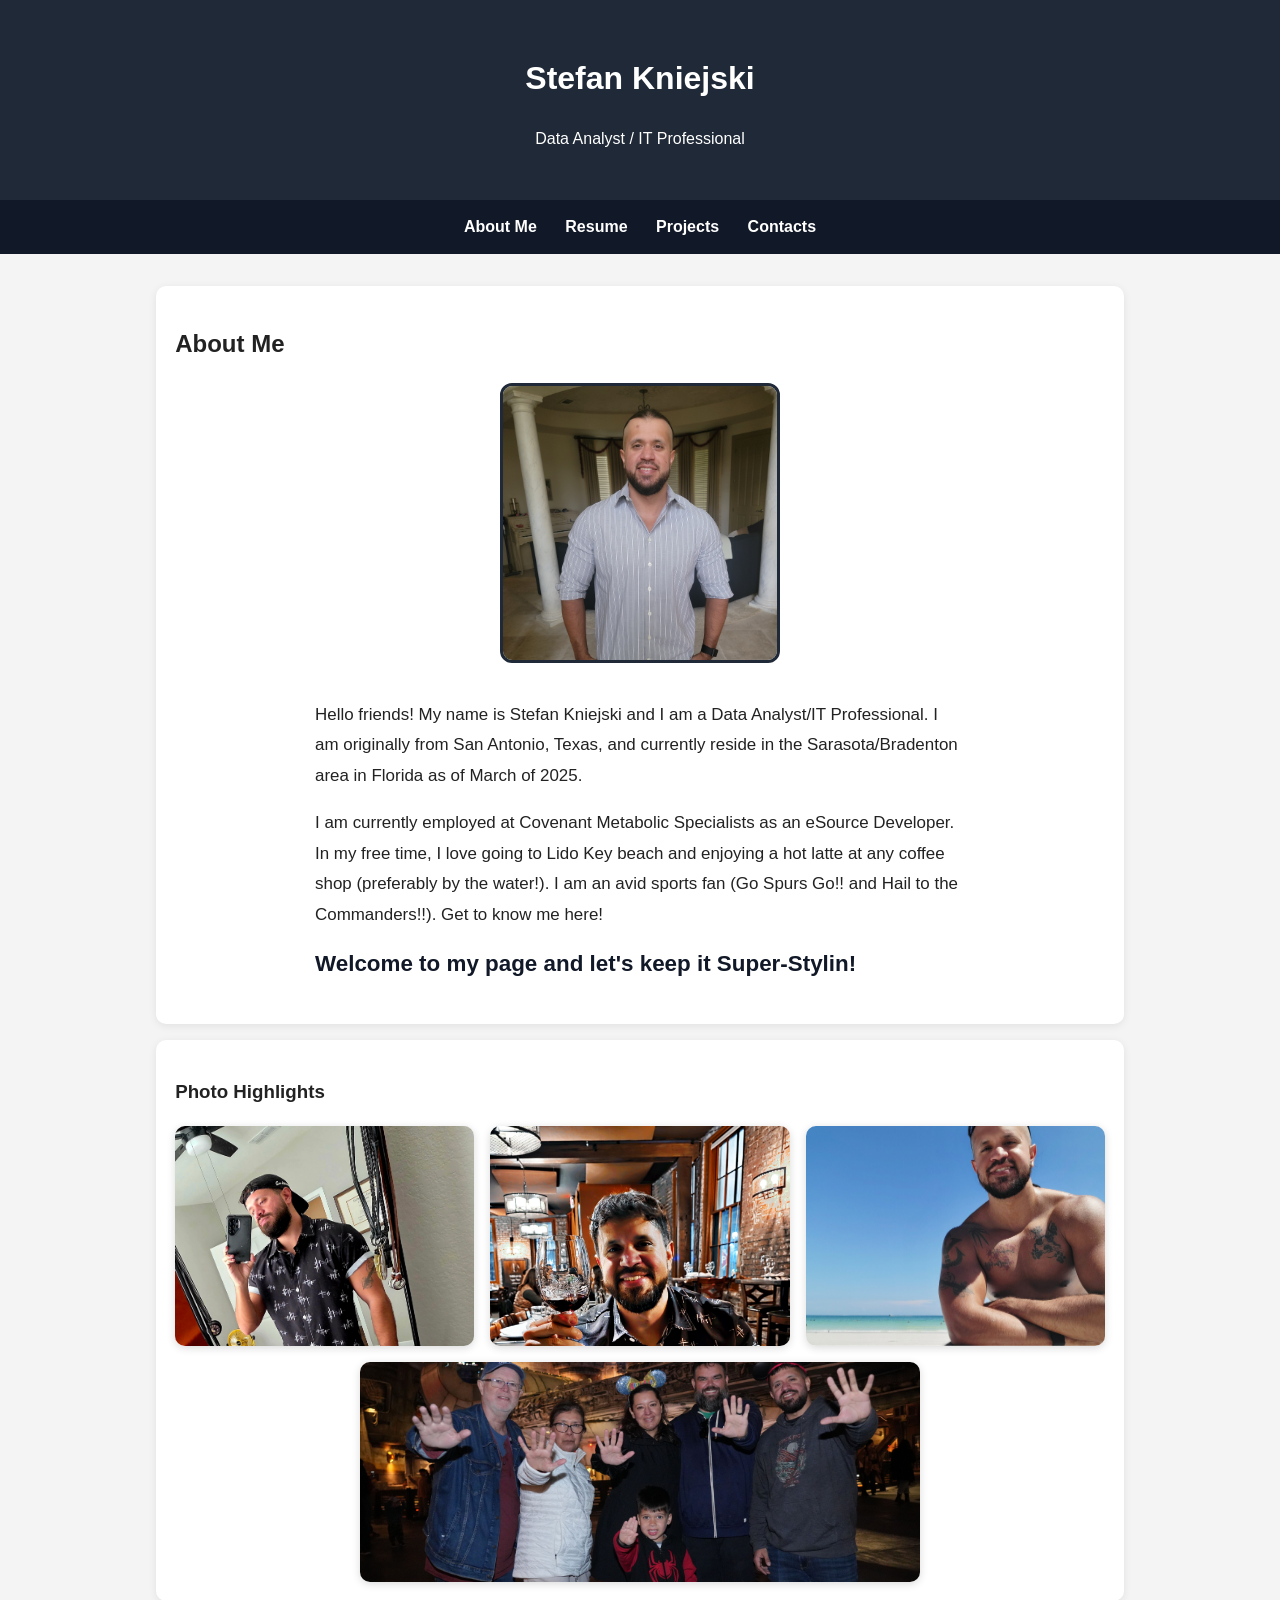
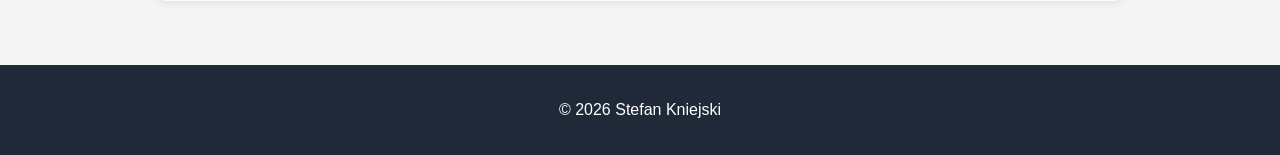
<file: index.html>
<!DOCTYPE html>
<html lang="en">
<head>
  <meta charset="UTF-8" />
  <meta name="viewport" content="width=device-width, initial-scale=1.0" />
  <title>About Me | Stefan Kniejski</title>
  <link rel="stylesheet" href="style.css" />
</head>
<body>
  <header>
    <h1>Stefan Kniejski</h1>
    <p>Data Analyst / IT Professional</p>
  </header>

  <nav>
    <a href="index.html">About Me</a>
    <a href="resume.html">Resume</a>
    <a href="projects.html">Projects</a>
    <a href="contact.html">Contacts</a>
  </nav>

  <main>
    <section class="card">
      <h2>About Me</h2>

      <div class="about-main">
        <img src="pics/prof-home.jpg" alt="Stefan professional home photo" class="profile-photo about-profile-photo" />

        <div class="about-text">
          <p class="about-lead">
            Hello friends! My name is Stefan Kniejski and I am a Data Analyst/IT Professional.
            I am originally from San Antonio, Texas, and currently reside in the Sarasota/Bradenton area
            in Florida as of March of 2025.
          </p>

          <p class="about-lead">
            I am currently employed at Covenant Metabolic Specialists as an eSource Developer.
            In my free time, I love going to Lido Key beach and enjoying a hot latte at any
            coffee shop (preferably by the water!). I am an avid sports fan
            (Go Spurs Go!! and Hail to the Commanders!!). Get to know me here!
          </p>

          <p class="welcome-line">Welcome to my page and let's keep it Super-Stylin!</p>
        </div>
      </div>
    </section>

    <section class="card">
      <h3>Photo Highlights</h3>
      <div class="gallery-grid">
        <img src="pics/casual-home.jpg" alt="Casual home photo" class="img-casual" />
        <img src="pics/classy-restaurant.jpg" alt="Classy restaurant photo" class="img-classy" />
        <img src="pics/beach.jpg" alt="Beach photo" class="img-beach" />
        <img src="pics/family.jpg" alt="Family photo" class="img-family img-wide" />
      </div>
    </section>
  </main>

  <footer>
    <p>© 2026 Stefan Kniejski</p>
  </footer>
</body>
</html>
</file>
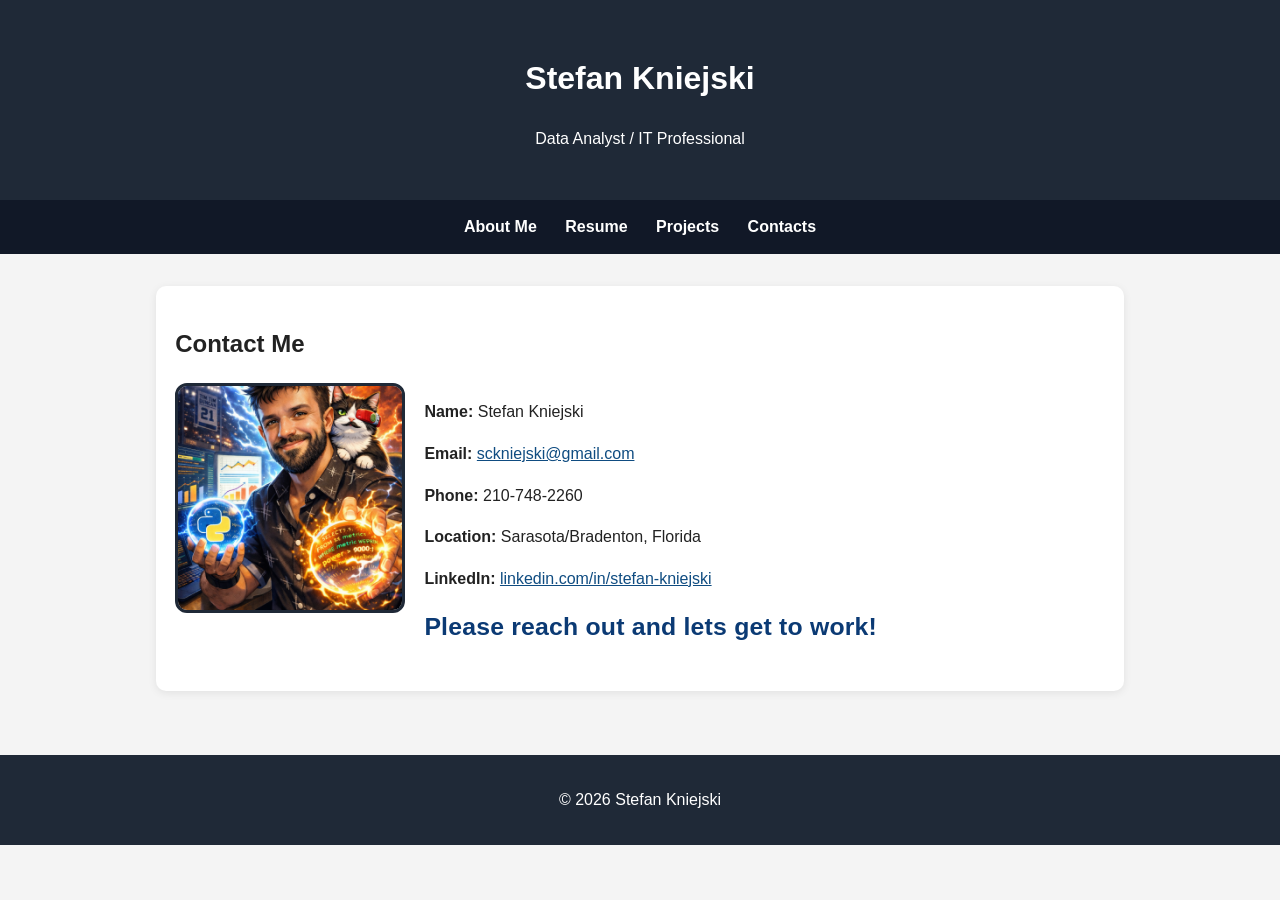
<file: contact.html>
<!DOCTYPE html>
<html lang="en">
<head>
  <meta charset="UTF-8" />
  <meta name="viewport" content="width=device-width, initial-scale=1.0" />
  <title>Contacts | Stefan Kniejski</title>
  <link rel="stylesheet" href="style.css" />
</head>
<body>
  <header>
    <h1>Stefan Kniejski</h1>
    <p>Data Analyst / IT Professional</p>
  </header>

  <nav>
    <a href="index.html">About Me</a>
    <a href="resume.html">Resume</a>
    <a href="projects.html">Projects</a>
    <a href="contact.html">Contacts</a>
  </nav>

  <main>
    <section class="card">
      <h2>Contact Me</h2>
      <div class="contact-main">
        <img src="pics/AI-pic.jpg" alt="AI portrait of Stefan Kniejski" class="profile-photo" />
        <div>
          <p><strong>Name:</strong> Stefan Kniejski</p>
          <p><strong>Email:</strong> <a href="mailto:sckniejski@gmail.com">sckniejski@gmail.com</a></p>
          <p><strong>Phone:</strong> 210-748-2260</p>
          <p><strong>Location:</strong> Sarasota/Bradenton, Florida</p>
          <p>
            <strong>LinkedIn:</strong>
            <a href="https://linkedin.com/in/stefan-kniejski" target="_blank" rel="noopener noreferrer">
              linkedin.com/in/stefan-kniejski
            </a>
          </p>
          <p class="cta cta-fun">Please reach out and lets get to work!</p>
        </div>
      </div>
    </section>
  </main>

  <footer>
    <p>© 2026 Stefan Kniejski</p>
  </footer>
</body>
</html>
</file>
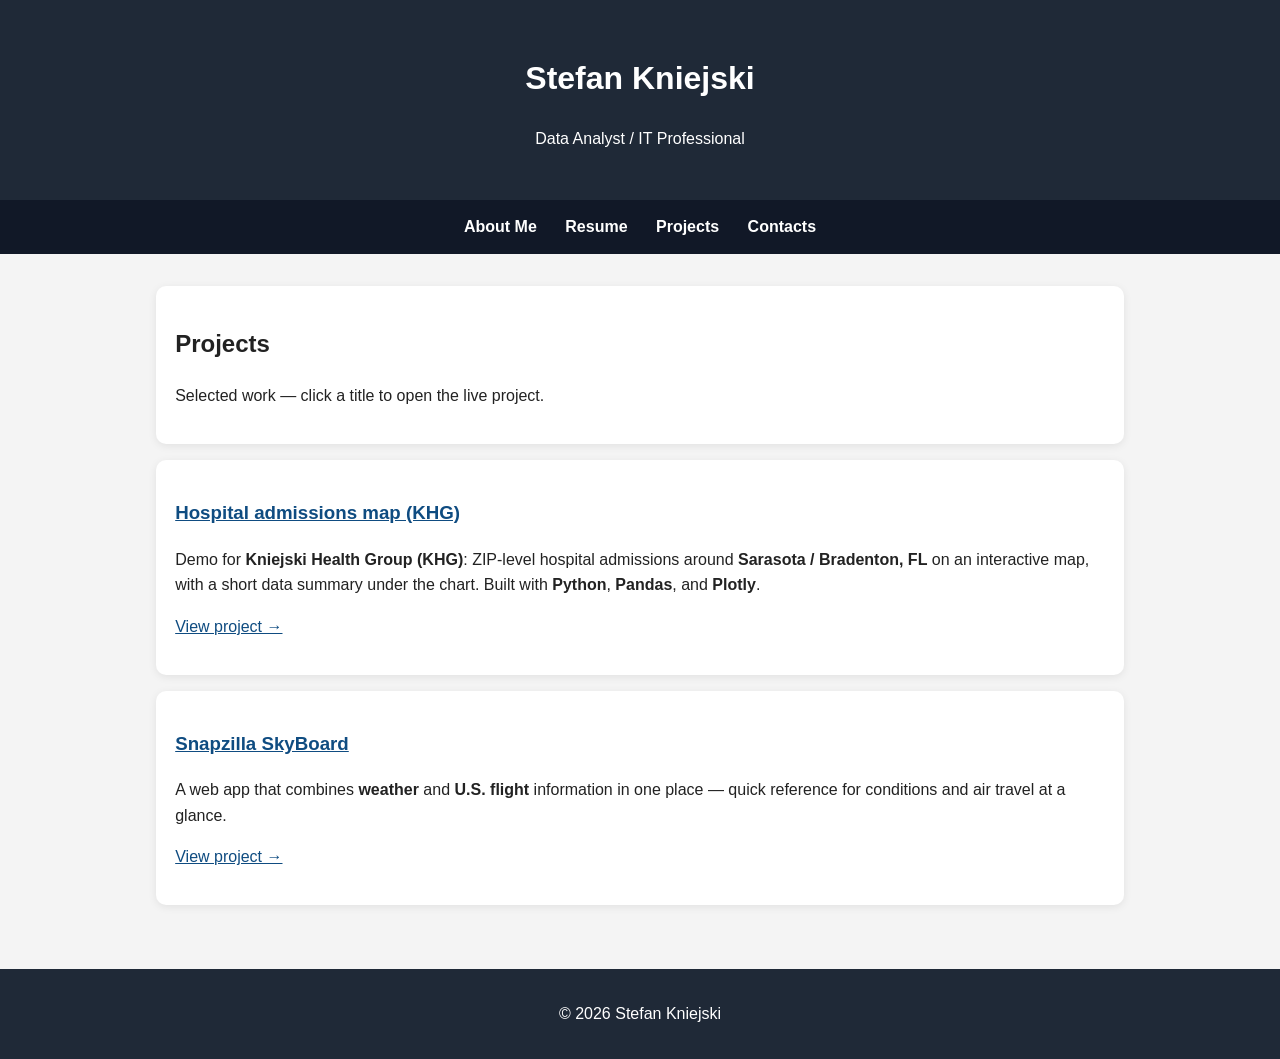
<file: projects.html>
<!DOCTYPE html>
<html lang="en">
<head>
  <meta charset="UTF-8" />
  <meta name="viewport" content="width=device-width, initial-scale=1.0" />
  <title>Projects | Stefan Kniejski</title>
  <link rel="stylesheet" href="style.css" />
</head>
<body>
  <header>
    <h1>Stefan Kniejski</h1>
    <p>Data Analyst / IT Professional</p>
  </header>

  <nav>
    <a href="index.html">About Me</a>
    <a href="resume.html">Resume</a>
    <a href="projects.html">Projects</a>
    <a href="contact.html">Contacts</a>
  </nav>

  <main>
    <section class="card">
      <h2>Projects</h2>
      <p>Selected work — click a title to open the live project.</p>
    </section>

    <section class="card project-card">
      <h3>
        <a href="https://stefan-kniejski.github.io/Hospital-Admissions/" target="_blank" rel="noopener noreferrer">
          Hospital admissions map (KHG)
        </a>
      </h3>
      <p>
        Demo for <strong>Kniejski Health Group (KHG)</strong>: ZIP-level hospital admissions around
        <strong>Sarasota / Bradenton, FL</strong> on an interactive map, with a short data summary under the chart.
        Built with <strong>Python</strong>, <strong>Pandas</strong>, and <strong>Plotly</strong>.
      </p>
      <p><a href="https://stefan-kniejski.github.io/Hospital-Admissions/" target="_blank" rel="noopener noreferrer">View project &rarr;</a></p>
    </section>

    <section class="card project-card">
      <h3>
        <a href="https://skyapp-tawny.vercel.app/" target="_blank" rel="noopener noreferrer">Snapzilla SkyBoard</a>
      </h3>
      <p>
        A web app that combines <strong>weather</strong> and <strong>U.S. flight</strong> information in one place —
        quick reference for conditions and air travel at a glance.
      </p>
      <p><a href="https://skyapp-tawny.vercel.app/" target="_blank" rel="noopener noreferrer">View project &rarr;</a></p>
    </section>
  </main>

  <footer>
    <p>© 2026 Stefan Kniejski</p>
  </footer>
</body>
</html>
</file>
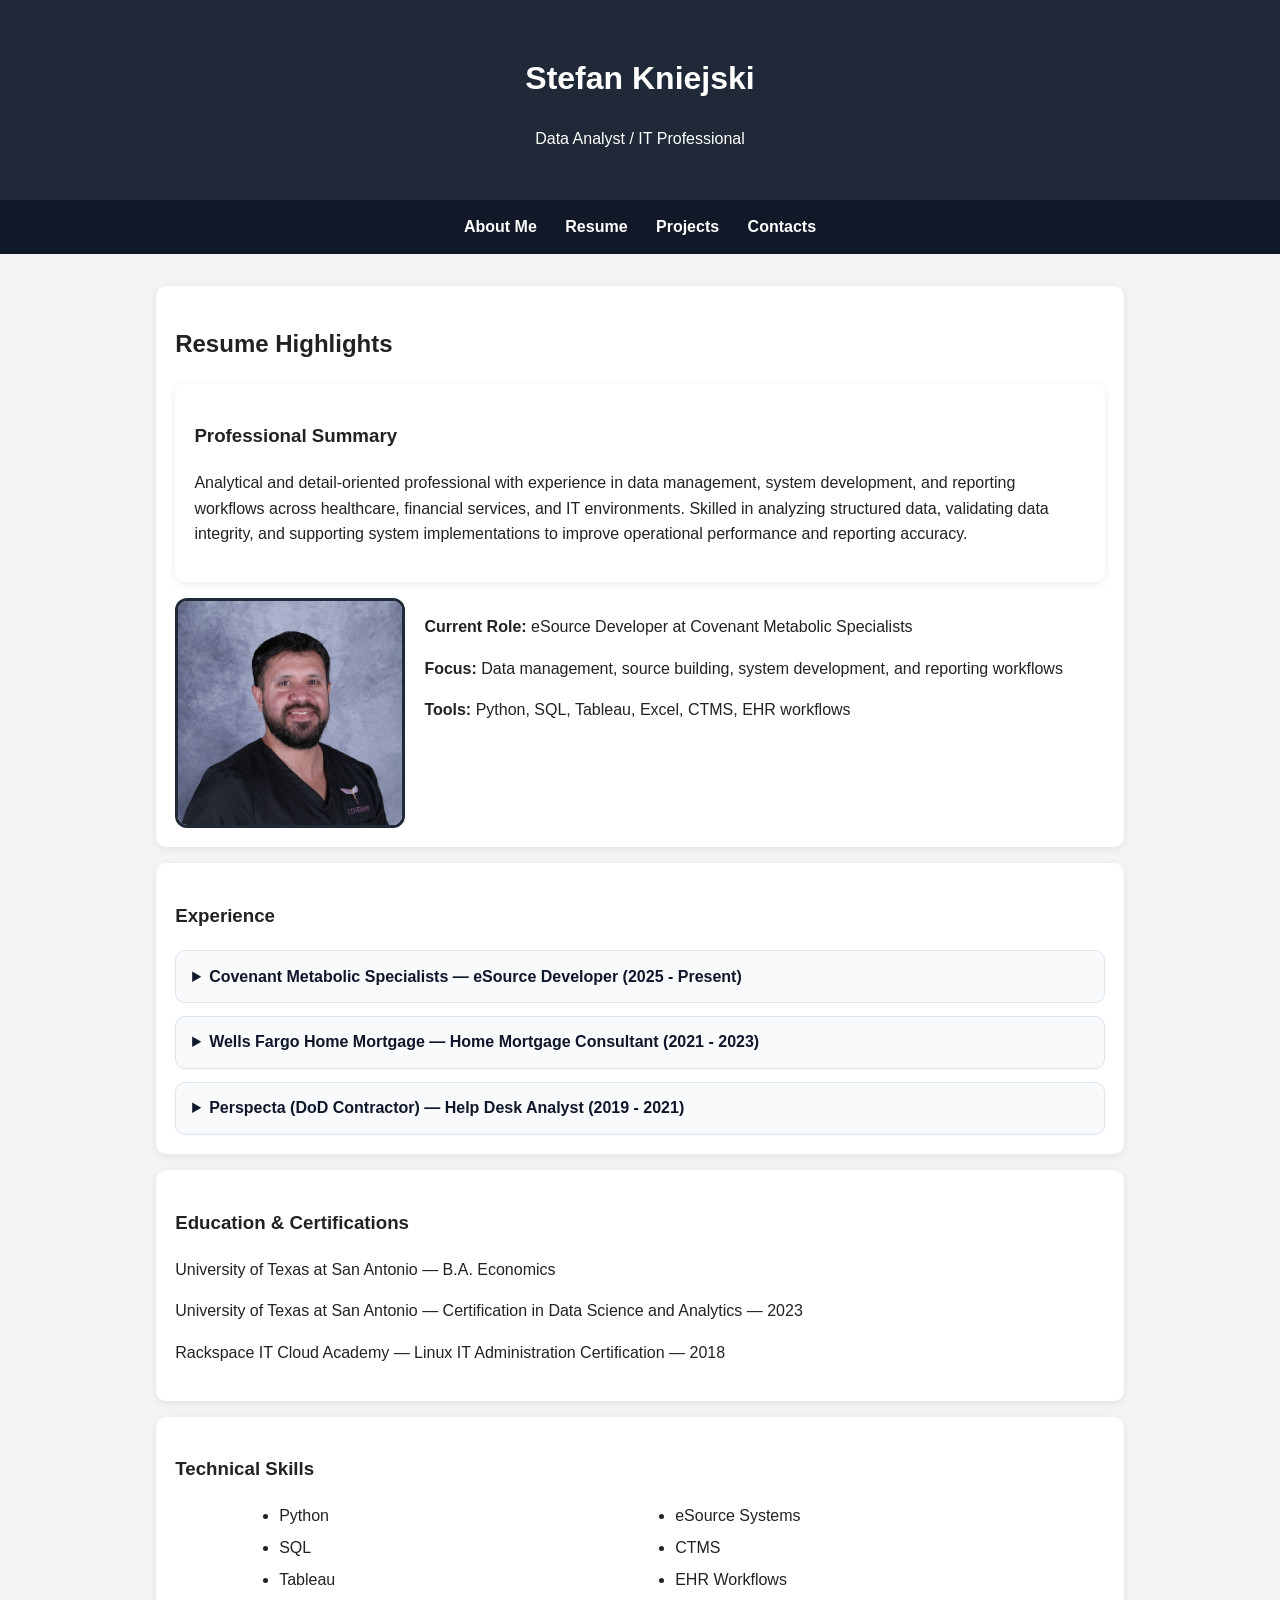
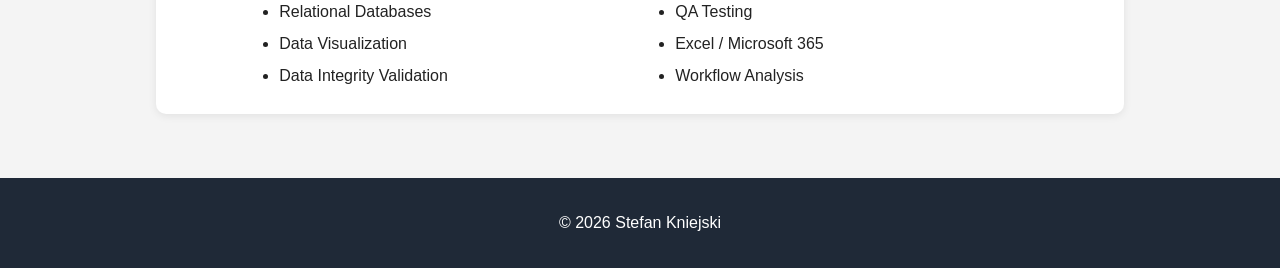
<file: resume.html>
<!DOCTYPE html>
<html lang="en">
<head>
  <meta charset="UTF-8" />
  <meta name="viewport" content="width=device-width, initial-scale=1.0" />
  <title>Resume | Stefan Kniejski</title>
  <link rel="stylesheet" href="style.css" />
</head>
<body>
  <header>
    <h1>Stefan Kniejski</h1>
    <p>Data Analyst / IT Professional</p>
  </header>

  <nav>
    <a href="index.html">About Me</a>
    <a href="resume.html">Resume</a>
    <a href="projects.html">Projects</a>
    <a href="contact.html">Contacts</a>
  </nav>

  <main>
    <section class="card">
      <h2>Resume Highlights</h2>

      <section class="card inner-card">
        <h3>Professional Summary</h3>
        <p>
          Analytical and detail-oriented professional with experience in data management, system development,
          and reporting workflows across healthcare, financial services, and IT environments. Skilled in analyzing
          structured data, validating data integrity, and supporting system implementations to improve operational
          performance and reporting accuracy.
        </p>
      </section>

      <div class="resume-main">
        <img src="pics/work.jpg" alt="Stefan work photo" class="profile-photo" />
        <div>
          <p><strong>Current Role:</strong> eSource Developer at Covenant Metabolic Specialists</p>
          <p><strong>Focus:</strong> Data management, source building, system development, and reporting workflows</p>
          <p><strong>Tools:</strong> Python, SQL, Tableau, Excel, CTMS, EHR workflows</p>
        </div>
      </div>
    </section>

    <section class="card">
      <h3>Experience</h3>

      <details class="job-dropdown">
        <summary><strong>Covenant Metabolic Specialists</strong> — eSource Developer (2025 - Present)</summary>
        <ul>
          <li>Develop and maintain electronic source (eSource) systems for clinical research.</li>
          <li>Lead CTMS testing and validation to ensure accurate functionality and data flow.</li>
          <li>Map and support integrations between eSource, CTMS, and EHR platforms.</li>
          <li>Analyze study outputs in Excel and internal reporting tools to validate data integrity.</li>
          <li>Create validation rules, audit trails, and documentation for compliance.</li>
          <li>Train research personnel on workflows and system usage.</li>
        </ul>
      </details>

      <details class="job-dropdown">
        <summary><strong>Wells Fargo Home Mortgage</strong> — Home Mortgage Consultant (2021 - 2023)</summary>
        <ul>
          <li>Analyzed client and financial data for mortgage origination and risk evaluation.</li>
          <li>Used Excel to organize financial records, track pipelines, and support reporting.</li>
          <li>Improved digital workflow and documentation accuracy with operations teams.</li>
          <li>Explained complex mortgage processes clearly to clients.</li>
          <li>Managed high-volume documentation while maintaining compliance standards.</li>
        </ul>
      </details>

      <details class="job-dropdown">
        <summary><strong>Perspecta (DoD Contractor)</strong> — Help Desk Analyst (2019 - 2021)</summary>
        <ul>
          <li>Supported 200+ enterprise software systems in a government environment.</li>
          <li>Analyzed ticket trends to identify recurring issues and process improvements.</li>
          <li>Documented issues and resolutions in knowledge systems.</li>
          <li>Collaborated with development and compliance teams to resolve technical problems.</li>
          <li>Communicated technical issues clearly to non-technical stakeholders.</li>
        </ul>
      </details>
    </section>

    <section class="card">
      <h3>Education & Certifications</h3>
      <p>University of Texas at San Antonio — B.A. Economics</p>
      <p>University of Texas at San Antonio — Certification in Data Science and Analytics — 2023</p>
      <p>Rackspace IT Cloud Academy — Linux IT Administration Certification — 2018</p>
    </section>

    <section class="card">
      <h3>Technical Skills</h3>
      <div class="skills-grid">
        <ul>
          <li>Python</li>
          <li>SQL</li>
          <li>Tableau</li>
          <li>Relational Databases</li>
          <li>Data Visualization</li>
          <li>Data Integrity Validation</li>
        </ul>
        <ul>
          <li>eSource Systems</li>
          <li>CTMS</li>
          <li>EHR Workflows</li>
          <li>QA Testing</li>
          <li>Excel / Microsoft 365</li>
          <li>Workflow Analysis</li>
        </ul>
      </div>
    </section>
  </main>

  <footer>
    <p>© 2026 Stefan Kniejski</p>
  </footer>
</body>
</html>
</file>
<file: style.css>
/* style.css */
* {
    box-sizing: border-box;
  }
  
  body {
    margin: 0;
    font-family: Arial, sans-serif;
    background: #f4f4f4;
    color: #222;
    line-height: 1.6;
  }
  
  header {
    background: #1f2937;
    color: #fff;
    text-align: center;
    padding: 2rem 1rem;
  }
  
  nav {
    background: #111827;
    text-align: center;
    padding: 0.9rem;
    position: sticky;
    top: 0;
    z-index: 10;
  }
  
  nav a {
    color: #fff;
    text-decoration: none;
    margin: 0 12px;
    font-weight: 700;
  }
  
  nav a:hover {
    text-decoration: underline;
  }
  
  main {
    max-width: 1000px;
    margin: 0 auto;
    padding: 1rem;
  }
  
  .card {
    background: #fff;
    margin: 1rem 0;
    padding: 1.2rem;
    border-radius: 10px;
    box-shadow: 0 2px 8px rgba(0, 0, 0, 0.08);
  }
  
  .inner-card {
    margin-top: 0.5rem;
  }
  
  .about-main,
  .resume-main,
  .contact-main {
    display: flex;
    flex-wrap: wrap;
    gap: 1.2rem;
    align-items: flex-start;
  }
  
  .profile-photo {
    width: 230px;
    height: 230px;
    object-fit: cover;
    border-radius: 12px;
    border: 3px solid #1f2937;
    background: #ddd;
  }
  
  /* About text left-aligned */
  .about-text {
    text-align: left;
    max-width: 650px;
    margin: 0 auto;
  }
  
  .about-lead {
    font-size: 1.06rem;
    line-height: 1.8;
    margin-bottom: 0.9rem;
  }
  
  .welcome-line {
    font-size: 1.4rem;
    font-weight: 800;
    color: #111827;
    margin-top: 1rem;
  }
  
  /* Use prof-home pic and center it in section */
  .about-profile-photo {
    object-position: center 14%;
    width: 280px;
    height: 280px;
    display: block;
    margin: 0 auto;
  }
  
  /* Center image container on about row */
  .about-main {
    justify-content: center;
  }
  
  /* Image quality helpers */
  .profile-photo,
  .gallery-grid img {
    image-rendering: auto;
    -webkit-font-smoothing: antialiased;
    backface-visibility: hidden;
  }
  
  .gallery-grid {
    display: grid;
    grid-template-columns: repeat(3, minmax(180px, 1fr));
    gap: 1rem;
    align-items: start;
  }
  
  .gallery-grid img {
    width: 100%;
    height: 220px;
    object-fit: cover;
    border-radius: 10px;
    box-shadow: 0 2px 8px rgba(0, 0, 0, 0.15);
  }
  
  .gallery-grid .img-casual {
    object-position: center 12%;
  }
  
  .gallery-grid .img-classy {
    object-position: center 20%;
  }
  
  .gallery-grid .img-beach {
    object-position: center 38%;
  }
  
  /* Family pic raised slightly + centered + wider */
  .gallery-grid .img-wide {
    grid-column: 1 / -1;
    max-width: 560px;
    justify-self: center;
    object-position: center 42%;
  }
  
  .skills-grid {
    display: grid;
    grid-template-columns: 1fr 1fr;
    gap: 0.5rem 2rem;
    max-width: 760px;
    margin: 0 auto;
  }
  
  .skills-grid ul {
    margin: 0;
    padding-left: 1.2rem;
  }
  
  .skills-grid li {
    margin-bottom: 0.4rem;
  }
  
  .job-dropdown {
    background: #f8fafc;
    border: 1px solid #dbe3ee;
    border-radius: 10px;
    padding: 0.8rem 1rem;
    margin-top: 0.8rem;
  }
  
  .job-dropdown summary {
    cursor: pointer;
    font-weight: 700;
    color: #0f172a;
  }
  
  .job-dropdown ul {
    margin-top: 0.8rem;
    padding-left: 1.2rem;
  }
  
  a {
    color: #0f4c81;
  }
  
  .cta {
    margin-top: 1rem;
    font-weight: 700;
    color: #111827;
  }
  
  .cta-fun {
    font-size: 1.55rem;
    color: #0b3a74;
    letter-spacing: 0.2px;
  }
  
  footer {
    background: #1f2937;
    color: #fff;
    text-align: center;
    padding: 1rem;
    margin-top: 2rem;
  }
  
  @media (max-width: 860px) {
    .gallery-grid {
      grid-template-columns: repeat(2, minmax(170px, 1fr));
    }
  
    .skills-grid {
      grid-template-columns: 1fr;
    }
  
    .profile-photo {
      width: 200px;
      height: 200px;
    }
  
    .about-profile-photo {
      width: 230px;
      height: 230px;
    }
  }
  
  @media (max-width: 560px) {
    .gallery-grid {
      grid-template-columns: 1fr;
    }
  
    .gallery-grid .img-wide {
      max-width: 100%;
    }
  
    .welcome-line {
      font-size: 1.2rem;
    }
  
    .cta-fun {
      font-size: 1.25rem;
    }
  
    .about-text {
      text-align: left;
      max-width: 100%;
    }
  }
</file>
